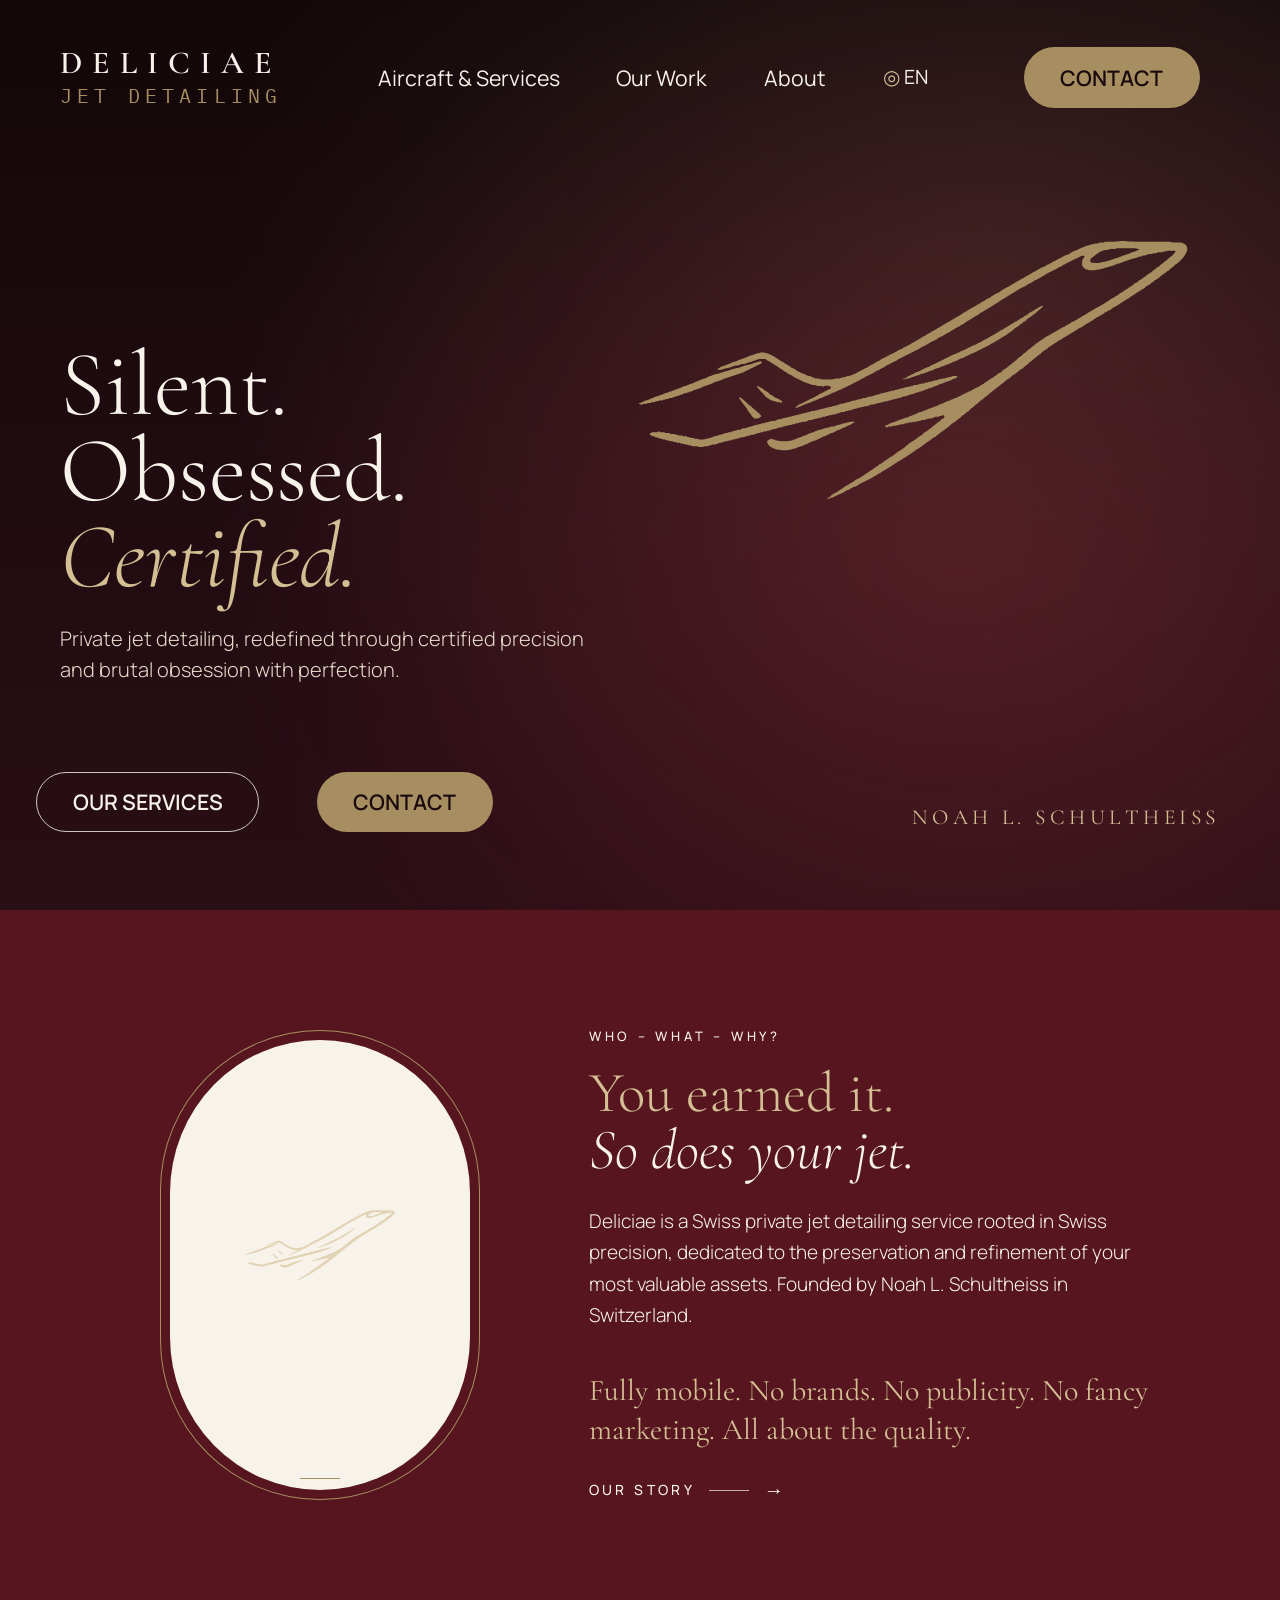
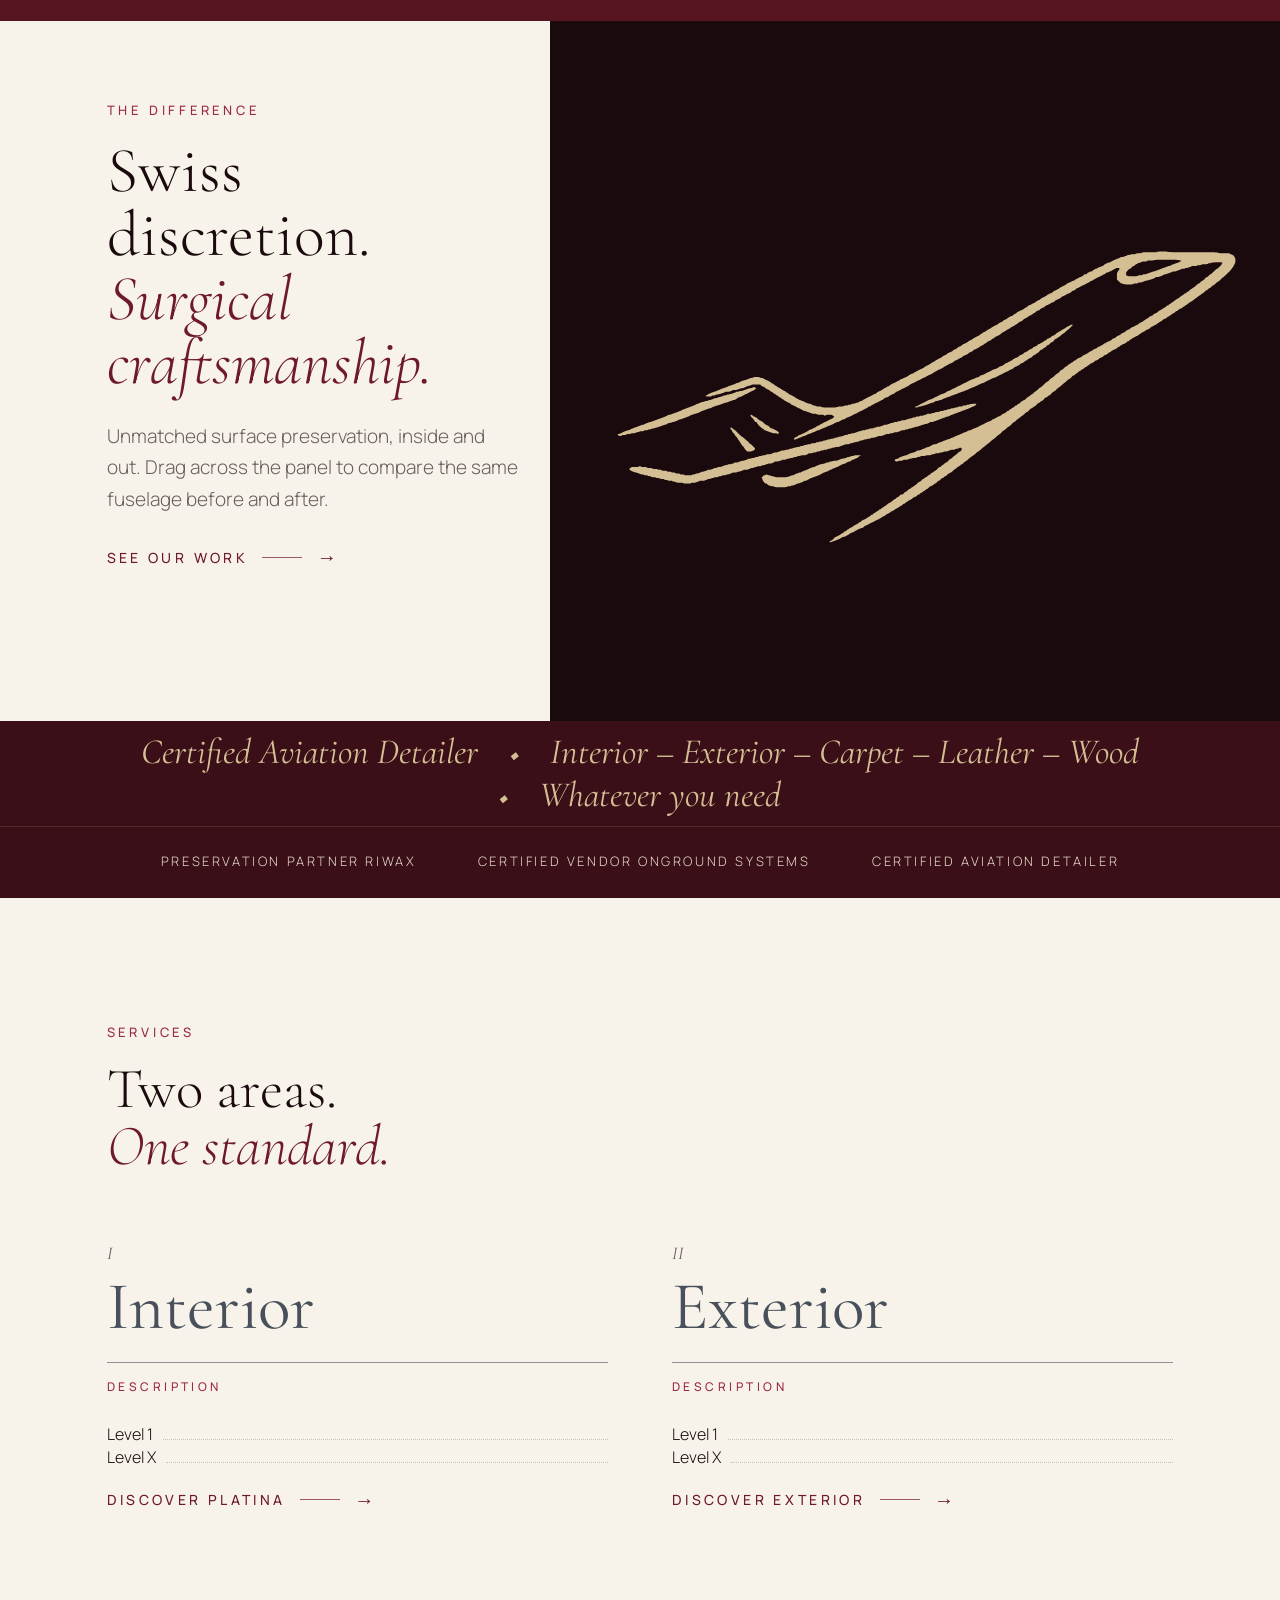
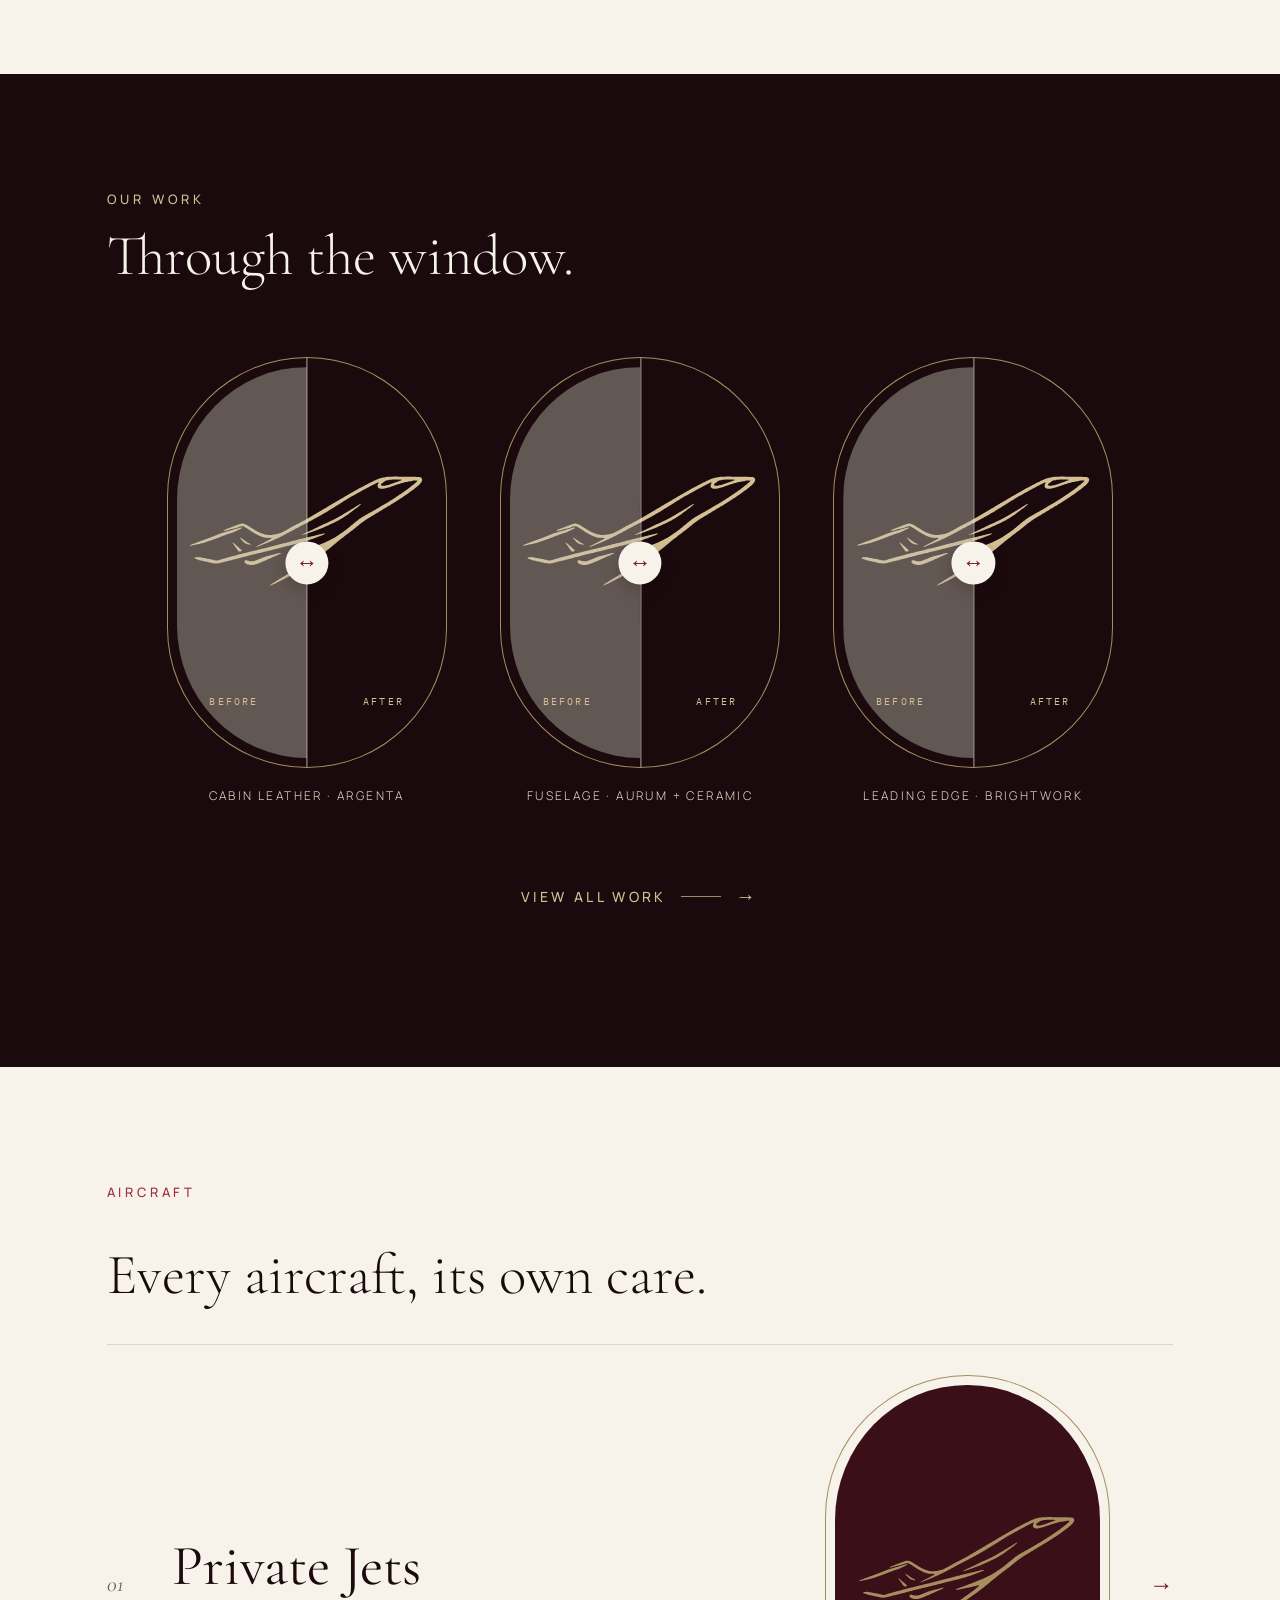
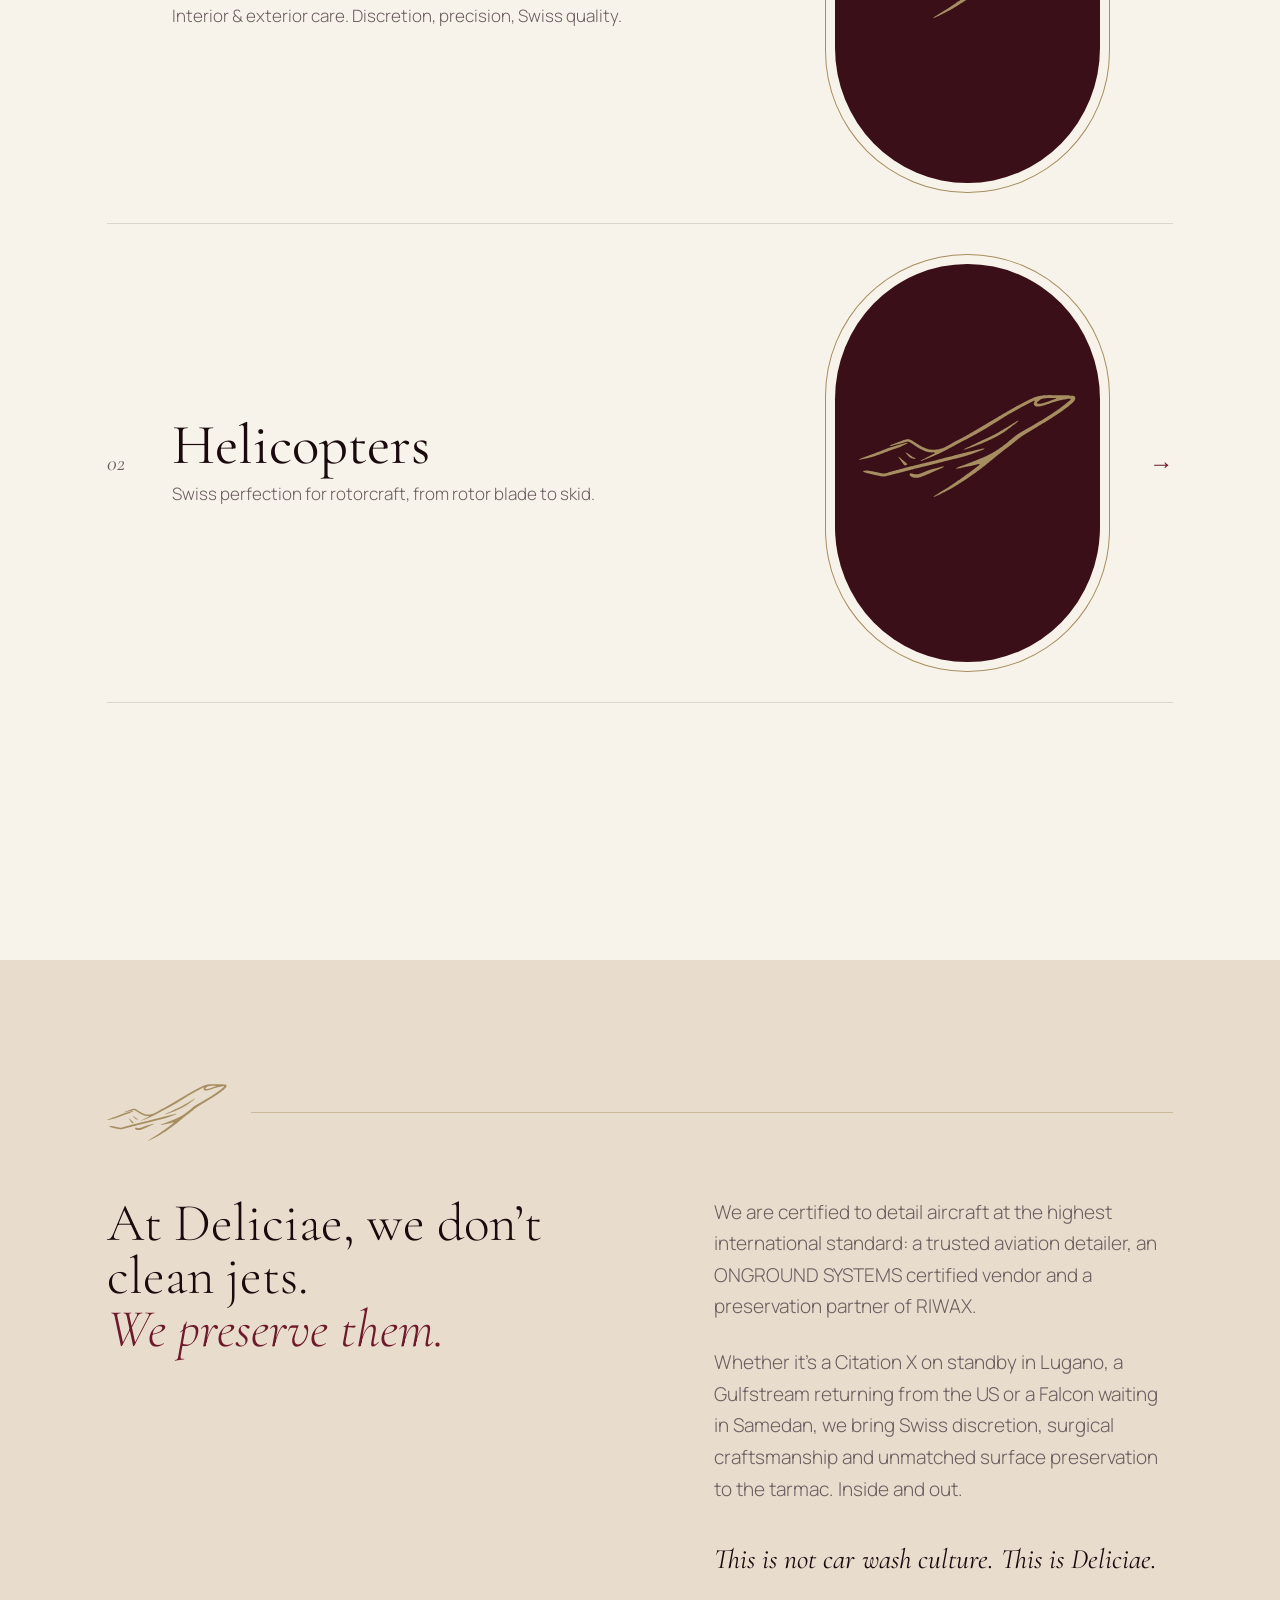
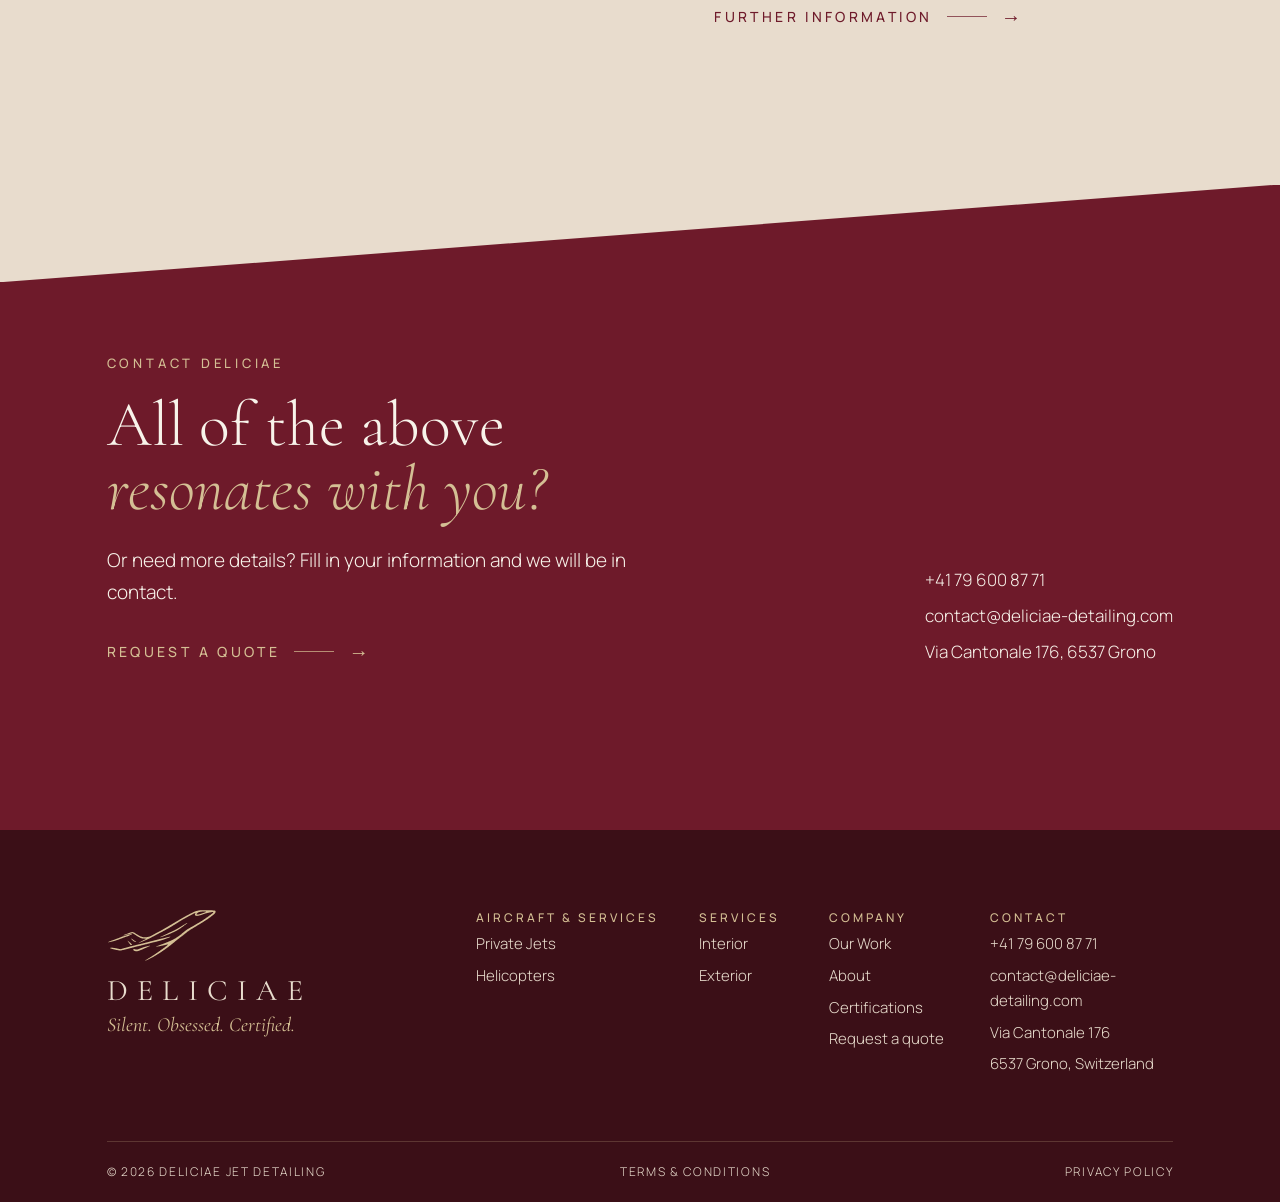
<file: site/index.html>
<!doctype html>
<html lang="en">
<head>
  <meta charset="utf-8">
  <meta name="viewport" content="width=device-width, initial-scale=1">
  <meta name="description" content="Deliciae provides Swiss private jet and helicopter detailing, inside and out.">
  <title>Deliciae Jet Detailing</title>
  <link rel="stylesheet" href="assets/deliciae.css">
  <script src="assets/comparisons.js" defer></script>
</head>
<body>
  <main>
    <section class="hero" id="top" aria-labelledby="hero-title">
      <header class="hero-header">
        <a class="wordmark" href="#top">Deliciae <span>Jet Detailing</span></a>
        <nav aria-label="Main navigation">
          <a href="#aircraft">Aircraft &amp; Services</a>
          <a href="#work">Our Work</a>
          <a href="#about">About</a>
          <span class="language" aria-label="English"><span aria-hidden="true">◎</span> EN</span>
        </nav>
        <a class="button gold" href="#contact">Contact</a>
      </header>
      <span class="jet hero-jet" aria-hidden="true"></span>
      <div class="hero-copy">
        <h1 id="hero-title">Silent.<br>Obsessed.<br><em>Certified.</em></h1>
        <p>Private jet detailing, redefined through certified precision and brutal obsession with perfection.</p>
      </div>
      <div class="hero-actions">
        <div>
          <a class="button outline" href="#services">Our Services</a>
          <a class="button gold" href="#contact">Contact</a>
        </div>
        <p class="signature">Noah L. Schultheiss</p>
      </div>
    </section>

    <section class="intro" id="about">
      <div class="container intro-grid">
        <div class="window intro-window" aria-hidden="true"><span class="jet"></span></div>
        <div>
          <p class="eyebrow">Who – What – Why?</p>
          <h2>You earned it.<br><em>So does your jet.</em></h2>
          <p>Deliciae is a Swiss private jet detailing service rooted in Swiss precision, dedicated to the preservation and refinement of your most valuable assets. Founded by Noah L. Schultheiss in Switzerland.</p>
          <p class="intro-statement">Fully mobile. No brands. No publicity. No fancy marketing. All about the quality.</p>
          <a class="text-link" href="#story">Our story</a>
        </div>
      </div>
    </section>

    <section class="difference" aria-labelledby="difference-title">
      <div class="difference-copy">
        <p class="eyebrow">The difference</p>
        <h2 id="difference-title">Swiss<br>discretion.<br><em>Surgical craftsmanship.</em></h2>
        <p>Unmatched surface preservation, inside and out. Drag across the panel to compare the same fuselage before and after.</p>
        <a class="text-link" href="#work">See our work</a>
      </div>
      <div class="difference-art compare" data-comparison>
        <span class="jet" aria-hidden="true"></span>
        <div class="comparison-shade" aria-hidden="true"></div>
        <span class="comparison-handle" aria-hidden="true">↔</span>
        <input type="range" min="0" max="100" value="0" aria-label="Compare the fuselage before and after">
      </div>
    </section>

    <aside class="credentials" id="certifications" aria-label="Certifications">
      <div class="credentials-line"><span>Certified Aviation Detailer</span><span>Interior – Exterior – Carpet – Leather – Wood</span><span>Whatever you need</span></div>
      <div class="credentials-labels"><span>Preservation Partner RIWAX</span><span>Certified Vendor ONGROUND SYSTEMS</span><span>Certified Aviation Detailer</span></div>
    </aside>

    <section class="services section" id="services">
      <div class="container">
        <p class="eyebrow">Services</p>
        <h2>Two areas.<br><em>One standard.</em></h2>
        <div class="services-grid">
          <article id="interior">
            <span class="service-number" aria-hidden="true">I</span>
            <h3>Interior</h3>
            <p class="eyebrow">Description</p>
            <ul><li>Level 1</li><li>Level X</li></ul>
            <a class="text-link" href="#cabin-leather">Discover Platina</a>
          </article>
          <article id="exterior">
            <span class="service-number" aria-hidden="true">II</span>
            <h3>Exterior</h3>
            <p class="eyebrow">Description</p>
            <ul><li>Level 1</li><li>Level X</li></ul>
            <a class="text-link" href="#fuselage">Discover Exterior</a>
          </article>
        </div>
      </div>
    </section>

    <section class="work section" id="work">
      <div class="container">
        <p class="eyebrow">Our work</p>
        <h2>Through the window.</h2>
        <div class="work-grid">
          <figure id="cabin-leather">
            <div class="window compare" data-comparison>
              <span class="jet" aria-hidden="true"></span>
              <div class="comparison-shade" aria-hidden="true"></div>
              <div class="comparison-labels" aria-hidden="true"><span>Before</span><span>After</span></div>
              <span class="comparison-handle" aria-hidden="true">↔</span>
              <input type="range" min="0" max="100" value="50" aria-label="Compare cabin leather before and after">
            </div>
            <figcaption>Cabin leather · Argenta</figcaption>
          </figure>
          <figure id="fuselage">
            <div class="window compare" data-comparison>
              <span class="jet" aria-hidden="true"></span>
              <div class="comparison-shade" aria-hidden="true"></div>
              <div class="comparison-labels" aria-hidden="true"><span>Before</span><span>After</span></div>
              <span class="comparison-handle" aria-hidden="true">↔</span>
              <input type="range" min="0" max="100" value="50" aria-label="Compare the fuselage before and after">
            </div>
            <figcaption>Fuselage · Aurum + Ceramic</figcaption>
          </figure>
          <figure>
            <div class="window compare" data-comparison>
              <span class="jet" aria-hidden="true"></span>
              <div class="comparison-shade" aria-hidden="true"></div>
              <div class="comparison-labels" aria-hidden="true"><span>Before</span><span>After</span></div>
              <span class="comparison-handle" aria-hidden="true">↔</span>
              <input type="range" min="0" max="100" value="50" aria-label="Compare the leading edge before and after">
            </div>
            <figcaption>Leading edge · Brightwork</figcaption>
          </figure>
        </div>
        <a class="text-link work-link" href="our-work/">View all work</a>
      </div>
    </section>

    <section class="aircraft section" id="aircraft">
      <div class="container">
        <p class="eyebrow">Aircraft</p>
        <h2>Every aircraft, its own care.</h2>
        <article class="aircraft-row" id="private-jets">
          <span class="aircraft-number" aria-hidden="true">01</span>
          <div><h3>Private Jets</h3><p>Interior &amp; exterior care. Discretion, precision, Swiss quality.</p></div>
          <a href="#services" class="aircraft-link" aria-label="Explore private jet detailing services">
            <span class="window"><span class="jet" aria-hidden="true"></span></span>
            <span aria-hidden="true">→</span>
          </a>
        </article>
        <article class="aircraft-row" id="helicopters">
          <span class="aircraft-number" aria-hidden="true">02</span>
          <div><h3>Helicopters</h3><p>Swiss perfection for rotorcraft, from rotor blade to skid.</p></div>
          <a href="#services" class="aircraft-link" aria-label="Explore helicopter detailing services">
            <span class="window"><span class="jet" aria-hidden="true"></span></span>
            <span aria-hidden="true">→</span>
          </a>
        </article>
      </div>
    </section>

    <section class="story section" id="story">
      <div class="container">
        <div class="story-rule" aria-hidden="true"><span class="jet"></span></div>
        <div class="story-grid">
          <h2>At Deliciae, we don’t clean jets.<br><em>We preserve them.</em></h2>
          <div>
            <p>We are certified to detail aircraft at the highest international standard: a trusted aviation detailer, an ONGROUND SYSTEMS certified vendor and a preservation partner of RIWAX.</p>
            <p>Whether it’s a Citation X on standby in Lugano, a Gulfstream returning from the US or a Falcon waiting in Samedan, we bring Swiss discretion, surgical craftsmanship and unmatched surface preservation to the tarmac. Inside and out.</p>
            <p class="story-statement">This is not car wash culture. This is Deliciae.</p>
            <a class="text-link" href="#contact">Further information</a>
          </div>
        </div>
      </div>
    </section>

    <section class="contact section" id="contact">
      <div class="container contact-grid">
        <div>
          <p class="eyebrow">Contact Deliciae</p>
          <h2>All of the above<br><em>resonates with you?</em></h2>
          <p>Or need more details? Fill in your information and we will be in contact.</p>
          <a class="text-link" href="mailto:contact@deliciae-detailing.com?subject=Detailing%20quote%20request">Request a quote</a>
        </div>
        <address>
          <a href="tel:+41796008771">+41 79 600 87 71</a>
          <a href="mailto:contact@deliciae-detailing.com">contact@deliciae-detailing.com</a>
          <span>Via Cantonale 176, 6537 Grono</span>
        </address>
      </div>
    </section>
  </main>

  <footer class="footer">
    <div class="container">
      <div class="footer-grid">
        <a class="footer-brand" href="#top"><span class="jet" aria-hidden="true"></span><span class="wordmark">Deliciae</span><em>Silent. Obsessed. Certified.</em></a>
        <div><h2>Aircraft &amp; Services</h2><a href="#private-jets">Private Jets</a><a href="#helicopters">Helicopters</a></div>
        <div><h2>Services</h2><a href="#interior">Interior</a><a href="#exterior">Exterior</a></div>
        <div><h2>Company</h2><a href="#work">Our Work</a><a href="#about">About</a><a href="#certifications">Certifications</a><a href="#contact">Request a quote</a></div>
        <div><h2>Contact</h2><address><a href="tel:+41796008771">+41 79 600 87 71</a><a href="mailto:contact@deliciae-detailing.com">contact@deliciae-detailing.com</a><span>Via Cantonale 176</span><span>6537 Grono, Switzerland</span></address></div>
      </div>
      <div class="footer-bottom"><span>© 2026 Deliciae Jet Detailing</span><span>Terms &amp; Conditions</span><span>Privacy Policy</span></div>
    </div>
  </footer>
</body>
</html>
</file>
<file: site/assets/deliciae.css>
@font-face { font-family: Cormorant; src: url(fonts/cormorant-300-normal.woff2) format("woff2"); font-weight: 300; font-display: swap; }
@font-face { font-family: Cormorant; src: url(fonts/cormorant-300-italic.woff2) format("woff2"); font-weight: 300; font-style: italic; font-display: swap; }
@font-face { font-family: Cormorant; src: url(fonts/cormorant-400-normal.woff2) format("woff2"); font-weight: 400; font-display: swap; }
@font-face { font-family: Cormorant; src: url(fonts/cormorant-400-italic.woff2) format("woff2"); font-weight: 400; font-style: italic; font-display: swap; }
@font-face { font-family: Cormorant; src: url(fonts/cormorant-600-normal.woff2) format("woff2"); font-weight: 600; font-display: swap; }
@font-face { font-family: Manrope; src: url(fonts/manrope.woff2) format("woff2"); font-weight: 200 800; font-display: swap; }
@font-face { font-family: "IBM Plex Mono"; src: url(fonts/plex-mono.woff2) format("woff2"); font-display: swap; }

:root {
  --cream: #f8f3ea;
  --ink: #1a0a0d;
  --wine: #6e1a2a;
  --deep-wine: #3b0f17;
  --gold: #a68e60;
  --light-gold: #d4bf94;
  --sand: #e8dccd;
  --muted: #6a5d5f;
  --serif: Cormorant, Georgia, serif;
  --mono: "IBM Plex Mono", monospace;
  --gutter: clamp(1.5rem, 8.333vw, 7.5rem);
}

*, *::before, *::after { box-sizing: border-box; }
body { margin: 0; background: var(--cream); color: var(--ink); font: 300 1.1875rem/1.66 Manrope, sans-serif; }
a { color: inherit; text-decoration: none; }
a:hover { text-decoration: underline; text-underline-offset: .23em; }
:focus-visible { outline: 2px solid currentColor; outline-offset: 5px; }
h1, h2, h3, p, figure { margin: 0; }
h1, h2, h3 { font-family: var(--serif); font-weight: 300; line-height: 1; }
h2 { font-size: clamp(2.875rem, 4.45vw, 4rem); }
h3 { font-weight: 400; }
p + p { margin-top: 1.3em; }
address { font-style: normal; }
address > * { display: block; }
.container { width: min(calc(100% - 2 * var(--gutter)), 75rem); margin-inline: auto; }
.eyebrow { margin-bottom: 1.125rem; color: #9b2c3f; font-size: .8125rem; font-weight: 500; letter-spacing: .29em; text-transform: uppercase; }
.text-link { display: inline-flex; align-items: center; gap: .9rem; font-size: .875rem; font-weight: 500; letter-spacing: .24em; text-transform: uppercase; }
.text-link::before { content: ""; order: 1; width: 2.5rem; border-top: 1px solid currentColor; opacity: .7; }
.text-link::after { content: "→" / ""; order: 2; font-size: 1.25rem; line-height: 1; }
.jet { display: block; width: 100%; aspect-ratio: 618 / 292; background: currentColor; mask: url(jet-mark.svg) center / contain no-repeat; }

.hero {
  position: relative;
  display: flex;
  flex-direction: column;
  min-height: clamp(49rem, 71.111vw, 64rem);
  padding: clamp(1.5rem, 3.68vw, 3.3125rem) max(4.7vw, calc((100vw - 81.5rem) / 2)) clamp(3rem, 6.11vw, 5.5rem);
  color: var(--cream);
  background:
    radial-gradient(ellipse 61% 81% at 78% 30%, #d4bf941a, transparent),
    radial-gradient(ellipse 58% 67% at 75% 61%, #6e1a2a86, transparent),
    linear-gradient(#120709, #1f0b10 50%, #2a0e15);
}
.hero-header { position: relative; z-index: 1; display: flex; align-items: center; gap: clamp(1.5rem, 7.5vw, 6.75rem); padding-right: 1.25rem; }
.hero-header nav { display: flex; align-items: center; justify-content: space-between; flex: 1; gap: 1rem; font-size: clamp(.875rem, 1.667vw, 1.5rem); font-weight: 400; }
.wordmark { font: 600 2rem/.94 var(--serif); letter-spacing: .31em; text-transform: uppercase; white-space: nowrap; }
.wordmark span { display: block; margin-top: .5rem; color: var(--gold); font: 400 .63em/1 var(--mono); letter-spacing: .25em; }
.language { white-space: nowrap; font-size: .92em; }
.language span { color: var(--light-gold); }
.button { display: inline-flex; min-height: clamp(3rem, 4.72vw, 4.25rem); padding: .5rem clamp(1.25rem, 2.78vw, 2.5rem); align-items: center; justify-content: center; border: 1px solid transparent; border-radius: 99rem; font-size: clamp(.875rem, 1.67vw, 1.5rem); font-weight: 600; line-height: 1.1; text-transform: uppercase; }
.button:hover { text-decoration: none; filter: brightness(1.14); }
.button.gold { background: var(--gold); color: var(--ink); }
.button.outline { border-color: #f8f3eacc; }
.hero-jet { position: absolute; top: 26.4%; right: 7.1%; width: min(43vw, 38.625rem); color: var(--gold); }
.hero-copy { z-index: 1; margin-top: auto; padding-top: 6.5rem; }
.hero h1 { font-size: clamp(5rem, 7.22vw, 6.5rem); line-height: .93; }
.hero h1 em { color: var(--light-gold); }
.hero-copy p { max-width: 33rem; margin-top: 1.4rem; color: var(--sand); font-size: 1.25rem; line-height: 1.55; }
.hero-actions { display: flex; align-items: end; justify-content: space-between; gap: 1.5rem; margin-top: clamp(3.25rem, 6.75vw, 6.075rem); }
.hero-actions div { display: flex; gap: clamp(1rem, 4.5vw, 4.0625rem); margin-left: -1.5rem; }
.signature { color: var(--light-gold); font: 400 clamp(.9rem, 1.67vw, 1.5rem)/1.3 var(--serif); letter-spacing: .21em; text-align: right; text-transform: uppercase; }

.intro { background: #56151f; color: var(--cream); padding-block: clamp(5rem, 9.03vw, 8.125rem); }
.intro-grid { display: grid; grid-template-columns: minmax(15rem, 26.25rem) 1fr; gap: clamp(3rem, 4.85vw, 4.375rem); align-items: center; }
.window { display: grid; place-items: center; position: relative; aspect-ratio: 320 / 470; border: 1px solid var(--gold); border-radius: 50% / 34%; isolation: isolate; }
.window::before { content: ""; position: absolute; inset: 9px; z-index: -1; border-radius: inherit; }
.intro-window { width: min(100%, 20rem); justify-self: start; margin-left: min(4.17vw, 3.75rem); color: var(--light-gold); }
.intro-window::before { background: var(--cream); }
.intro-window::after { position: absolute; bottom: 1.25rem; content: ""; width: 2.5rem; border-top: 1px solid var(--gold); }
.intro-window .jet { width: 47%; margin-top: -2.5rem; opacity: .6; }
.intro .eyebrow { color: var(--cream); }
.intro h2 { color: var(--light-gold); margin-bottom: 1.65rem; }
.intro h2 em { color: var(--cream); }
.intro-statement { max-width: 37rem; color: var(--light-gold); font: 400 1.875rem/1.3 var(--serif); }
.intro .text-link { margin-top: 1.85rem; }

.difference { display: grid; grid-template-columns: 43% 57%; }
.difference-copy { padding: clamp(4rem, 6.18vw, 5.5625rem) 2rem clamp(4rem, 6vw, 5.4rem) max(var(--gutter), calc((100vw - 75rem) / 2)); }
.difference h2 { font-size: clamp(3.125rem, 5vw, 4.5rem); }
.difference h2 em { display: block; }
.difference h2 em, .services h2 em, .story h2 em { color: var(--wine); }
.difference-copy > p:not(.eyebrow) { max-width: 30rem; margin-top: 1.6rem; color: var(--muted); }
.difference-copy .text-link { margin-top: 1.9rem; color: var(--wine); }
.difference-art { display: grid; place-items: center; min-height: 100%; color: var(--light-gold); background: var(--ink); }
.difference-art .jet { width: 85%; transform: translate(2%, 9%); }
.difference-art:not(:hover):not(:focus-within) .comparison-handle { opacity: 0; }

.credentials { color: var(--light-gold); background: var(--deep-wine); text-align: center; }
.credentials-line { display: flex; align-items: center; justify-content: center; flex-wrap: wrap; column-gap: clamp(.75rem, 2.5vw, 2.25rem); min-height: 6.5625rem; padding: .6rem 1rem; font: italic 400 clamp(1.5rem, 2.78vw, 2.5rem)/1.1 var(--serif); }
.credentials-line span + span::before { content: "◆" / ""; margin-right: clamp(.75rem, 2.5vw, 2.25rem); font-size: .3em; vertical-align: middle; }
.credentials-labels { min-height: 4.5rem; display: flex; align-items: center; justify-content: center; flex-wrap: wrap; gap: .75rem clamp(1.25rem, 4.8vw, 4.375rem); padding: .9rem 1rem; border-top: 1px solid #d4bf9426; color: var(--sand); font-size: .8125rem; letter-spacing: .2em; text-transform: uppercase; }

.section { padding-block: clamp(5rem, 9vw, 8.125rem); }
.services { padding-block: clamp(5rem, 9.72vw, 8.75rem); }
.services-grid { display: grid; grid-template-columns: repeat(2, minmax(0, 1fr)); gap: clamp(2rem, 5vw, 4.5rem); margin-top: 3.875rem; }
.service-number { color: var(--muted); font: italic 400 1.125rem/1 var(--serif); }
.services h3 { margin: .25rem 0 .9rem; padding-bottom: 1.35rem; color: #48505b; font-size: clamp(3.5rem, 5.28vw, 4.75rem); border-bottom: 1px solid #8e9299; }
.services article .eyebrow { font-size: .75rem; }
.services ul { list-style: none; margin: 1.6rem 0 .85rem; padding: 0; font-size: 1rem; line-height: 1.45; }
.services li { display: flex; align-items: baseline; gap: .65rem; }
.services li::after { content: ""; flex: 1; border-bottom: 1px dotted #6a5d5f55; }
.services .text-link { color: var(--wine); }

.work { color: var(--cream); background: var(--ink); }
.work .eyebrow, .work-link { color: var(--light-gold); }
.work-grid { display: grid; grid-template-columns: repeat(3, minmax(0, 1fr)); gap: clamp(1.25rem, 3vw, 2rem); max-width: 60.5rem; margin: 4.5rem auto 0; }
.work .window { width: 100%; max-width: 17.5rem; margin-inline: auto; }
.work .jet { width: 84%; color: var(--light-gold); transform: translateY(-29%); }
.compare { --position: 50%; position: relative; overflow: hidden; }
.difference-art { --position: 0%; }
.comparison-shade { position: absolute; inset: 9px; border-radius: inherit; background: #c7c4b36b; pointer-events: none; clip-path: inset(0 calc(100% - var(--position)) 0 0); }
.difference-art .comparison-shade { inset: 0; }
.comparison-labels { position: absolute; inset: auto 15% 15%; display: flex; justify-content: space-between; color: var(--light-gold); font: .65rem/1 var(--mono); letter-spacing: .21em; text-transform: uppercase; pointer-events: none; }
.comparison-handle { position: absolute; z-index: 1; top: 50%; left: clamp(1.35rem, var(--position), calc(100% - 1.35rem)); display: grid; place-items: center; width: 2.7rem; height: 2.7rem; transform: translate(-50%, -50%); border-radius: 50%; color: var(--wine); background: var(--cream); font: 1.4rem/1 Manrope, sans-serif; pointer-events: none; }
.comparison-handle::before { content: ""; position: absolute; z-index: -1; left: 50%; top: -100vh; height: 200vh; border-left: 1px solid #f8f3eaac; }
.comparison-handle { box-shadow: 0 .35rem 1rem #1a0a0d38; }
.compare input { position: absolute; z-index: 2; inset: 0; width: 100%; height: 100%; margin: 0; opacity: 0; cursor: ew-resize; }
.compare:focus-within { outline: 2px solid var(--light-gold); outline-offset: 4px; }
.work figcaption { margin-top: 1.125rem; color: var(--sand); text-align: center; font-size: .75rem; letter-spacing: .2em; text-transform: uppercase; }
.work-link { display: flex; width: fit-content; margin: 4.9rem auto 0; }

.aircraft .container { width: min(calc(100% - 2 * var(--gutter)), 70rem); }
.aircraft .eyebrow { margin-bottom: 2.75rem; }
.aircraft h2 { margin-bottom: 2.5rem; }
.aircraft-row { display: grid; grid-template-columns: 4.0625rem 1fr auto; align-items: center; min-height: clamp(19rem, 36.875vw, 33.1875rem); padding-block: 1.875rem; border-top: 1px solid #2a1e2024; }
.aircraft-row:last-child { border-bottom: 1px solid #2a1e2024; }
.aircraft-number { color: var(--muted); font: italic 400 1.375rem/1 var(--serif); }
.aircraft h3 { font-size: clamp(2.375rem, 4.44vw, 4rem); }
.aircraft p:not(.eyebrow) { margin-top: .42rem; padding-right: 1rem; color: var(--muted); font-size: 1.0625rem; }
.aircraft-link { display: flex; align-items: center; gap: clamp(.75rem, 3.1vw, 2.8rem); color: var(--wine); }
.aircraft-link .window { width: clamp(10rem, 22.22vw, 20rem); color: var(--gold); }
.aircraft-link .window::before { background: var(--deep-wine); }
.aircraft-link .jet { width: 77%; transform: translateY(-16%); }
.aircraft-link:hover .jet { color: var(--light-gold); }
.aircraft-link > span:last-child { font-size: 1.5rem; }

.story { padding-top: clamp(5rem, 9.72vw, 8.75rem); padding-bottom: clamp(5rem, 9.72vw, 8.75rem); background: var(--sand); }
.story-rule { display: flex; align-items: center; gap: 1.5rem; margin-bottom: 3.5rem; color: var(--gold); }
.story-rule .jet { width: 7.5rem; }
.story-rule::after { content: ""; flex: 1; border-top: 1px solid currentColor; opacity: .45; }
.story-grid { display: grid; grid-template-columns: minmax(0, 1.15fr) minmax(0, 1fr); gap: clamp(2rem, 6.25vw, 5.625rem); }
.story h2 { font-size: clamp(2.875rem, 4.17vw, 3.75rem); }
.story-grid p { color: var(--muted); }
.story-grid .story-statement { color: var(--ink); font: italic 400 1.75rem/1.3 var(--serif); }
.story .text-link { margin-top: 1.7rem; color: var(--wine); }

.contact { position: relative; padding-top: clamp(7rem, 13.2vw, 11.875rem); padding-bottom: clamp(5rem, 9vw, 8.125rem); color: var(--cream); background: var(--wine); }
.contact::before { content: ""; position: absolute; inset: 0 0 auto; height: clamp(3rem, 7.64vw, 6.875rem); background: var(--sand); clip-path: polygon(0 0, 100% 0, 0 100%); }
.contact-grid { display: grid; grid-template-columns: 1fr auto; gap: 2.5rem; align-items: end; }
.contact h2 { font-size: clamp(3.125rem, 5vw, 4.5rem); }
.contact .eyebrow, .contact h2 em, .contact .text-link { color: var(--light-gold); }
.contact p:not(.eyebrow) { margin-top: 1.5rem; max-width: 33rem; }
.contact .text-link { margin-top: 2rem; }
.contact address { display: grid; gap: .5rem; font-size: 1.0625rem; overflow-wrap: anywhere; }

.footer { color: var(--sand); background: var(--deep-wine); }
.footer-grid { display: grid; grid-template-columns: 2.2fr 1.25fr .64fr .84fr 1.2fr; gap: clamp(1rem, 2.5vw, 2.25rem); padding-block: 5rem 4rem; }
.footer-grid > div > a, .footer-grid address > * { display: block; margin-top: .42rem; overflow-wrap: anywhere; }
.footer-grid > div { font-size: .9375rem; }
.footer-grid h2 { font: 500 .75rem/1.35 Manrope, sans-serif; letter-spacing: .25em; text-transform: uppercase; color: var(--light-gold); }
.footer-brand { align-self: start; justify-self: start; }
.footer-brand .jet { width: 6.875rem; margin-bottom: 1rem; color: var(--light-gold); }
.footer-brand .wordmark { display: block; font-size: 1.875rem; font-weight: 400; }
.footer-brand em { color: var(--light-gold); font: italic 400 1.25rem/1.9 var(--serif); }
.footer-bottom { display: flex; flex-wrap: wrap; justify-content: space-between; gap: .5rem 1.5rem; padding-block: 1.25rem; border-top: 1px solid #d4bf9438; font-size: .75rem; letter-spacing: .14em; text-transform: uppercase; }

@media (min-width: 1200px) {
  .difference { min-height: 700px; }
  .services { min-height: 776px; }
  .work { min-height: 993px; }
  .aircraft { min-height: 1493px; }
  .story { min-height: 825px; }
  .contact { min-height: 645px; }
  .footer { min-height: 363px; }
}

@media (max-width: 1000px) {
  .hero-header { gap: 2rem; padding-right: 0; }
  .hero-actions div { margin-left: 0; }
  .intro-grid { grid-template-columns: minmax(12rem, 1fr) 1.6fr; }
  .intro-window { margin-left: 0; }
  .footer-grid { grid-template-columns: repeat(4, minmax(0, 1fr)); }
  .footer-brand { grid-column: 1 / -1; }
}

@media (max-width: 720px) {
  :root { --gutter: 1.5rem; }
  body { font-size: 1rem; }
  .hero { padding-inline: var(--gutter); min-height: auto; }
  .hero-header { flex-wrap: wrap; justify-content: space-between; gap: 1rem; }
  .hero-header nav { flex: 1 0 100%; order: 1; justify-content: flex-start; flex-wrap: wrap; gap: .5rem 1rem; }
  .wordmark { font-size: 1.55rem; }
  .hero-jet { position: static; width: min(82%, 26rem); margin: 3rem 0 0 auto; }
  .hero-copy { padding-top: .6rem; }
  .hero h1 { font-size: clamp(3.75rem, 12vw, 5rem); }
  .hero-copy p { font-size: 1rem; }
  .hero-actions { flex-wrap: wrap; margin-top: 2.25rem; }
  .signature { margin-left: auto; }
  .intro-grid, .difference, .services-grid, .story-grid, .contact-grid { grid-template-columns: 1fr; }
  .intro-window { grid-row: 2; width: min(58%, 14rem); justify-self: center; }
  .difference-art { min-height: 18rem; }
  .difference-art .jet { transform: none; max-width: 29rem; }
  .difference-copy { padding-inline: var(--gutter); }
  .credentials-line { padding-block: 1.15rem; row-gap: .5rem; }
  .credentials-line span + span::before { display: none; }
  .work-grid { grid-template-columns: 1fr; margin-top: 2.75rem; gap: 2.25rem; }
  .work .window { max-width: 15rem; }
  .work-link { margin-top: 2.75rem; }
  .aircraft-row { grid-template-columns: 1.8rem minmax(0, 1fr) auto; min-height: 0; }
  .aircraft-number { font-size: 1rem; }
  .aircraft h3 { font-size: clamp(1.8rem, 6vw, 2.5rem); }
  .aircraft p:not(.eyebrow) { font-size: .875rem; }
  .aircraft-link { gap: .35rem; }
  .aircraft-link .window { width: clamp(4rem, 18vw, 8rem); }
  .aircraft-link .window::before { inset: 3px; }
  .footer-grid { grid-template-columns: repeat(2, minmax(0, 1fr)); gap: 1.75rem 1rem; padding-block: 3rem 2rem; }
}

@media (max-width: 410px) {
  .footer-grid > div:last-child { grid-column: 1 / -1; }
}
</file>
